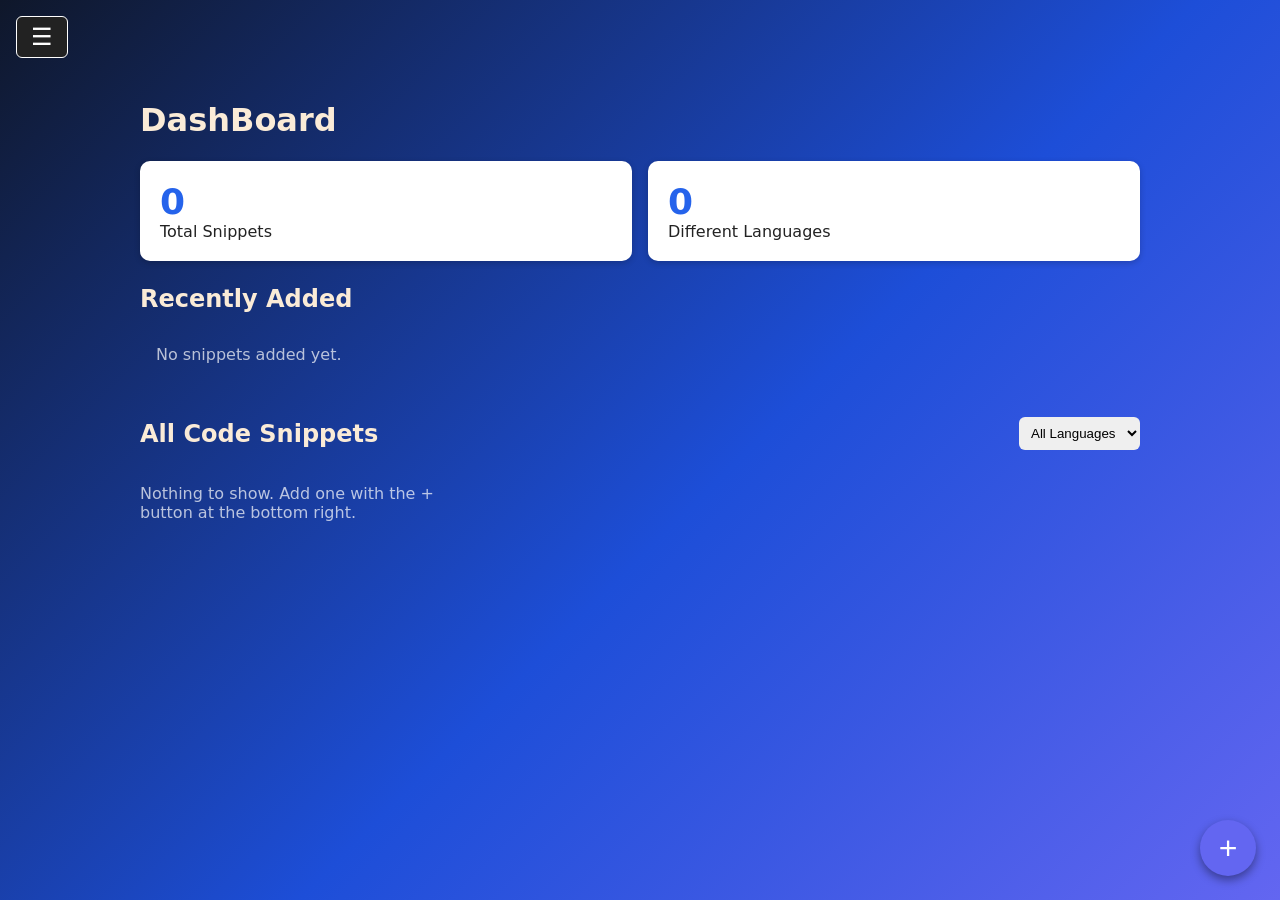
<file: index2.html>
<!DOCTYPE html>
<html lang="en">
<head>
  <meta charset="UTF-8">
  <meta name="viewport" content="width=device-width, initial-scale=1.0">
  <title>DashBoard</title>
  <link rel="stylesheet" href="style.css">
  <script src="settings.js"></script>
</head>
<body>

  <input type="checkbox" id="menu-toggle">
  <label for="menu-toggle" class="menu-btn">☰</label>

  <nav class="menu">
    <a href="index.html">Main Page</a>
    <a href="index2.html">DashBoard</a>
    <a href="index3.html">Saved CodeBlocks</a>
    <a href="index4.html">Help & Settings</a>
  </nav>

  <main class="dashboard">
    <h1>DashBoard</h1>

    <section class="stats">
      <div class="card">
        <span class="stat-number" id="total-count">0</span>
        <span>Total Snippets</span>
      </div>
      <div class="card">
        <span class="stat-number" id="type-count">0</span>
        <span>Different Languages</span>
      </div>
    </section>

    <section>
      <h2>Recently Added</h2>
      <ul id="recent-list" class="recent-list"></ul>
    </section>

    <section>
      <div class="section-head">
        <h2>All Code Snippets</h2>
        <select id="filter">
          <option value="all">All Languages</option>
        </select>
      </div>
      <div id="snippet-grid" class="snippet-grid"></div>
    </section>
  </main>

  <button id="add-btn" class="add-btn">+</button>

  <div id="modal" class="modal">
    <div class="modal-box">
      <h2>New Code Snippet</h2>

      <label for="title">Title</label>
      <input type="text" id="title" placeholder="e.g. Array sorting">

      <label for="type">Programming Language</label>
      <input type="text" id="type" list="languages" placeholder="Choose or type...">
      <datalist id="languages">
        <option value="HTML">
        <option value="CSS">
        <option value="JavaScript">
        <option value="Python">
        <option value="Java">
        <option value="C++">
        <option value="C#">
        <option value="PHP">
        <option value="SQL">
      </datalist>

      <label for="code">Code</label>
      <textarea id="code" rows="8" placeholder="Paste your code here..."></textarea>

      <div class="modal-buttons">
        <button id="cancel-btn" class="btn-gray">Cancel</button>
        <button id="save-btn" class="btn-blue">Save</button>
      </div>
    </div>
  </div>

  <script src="script.js"></script>
</body>
</html>
</file>
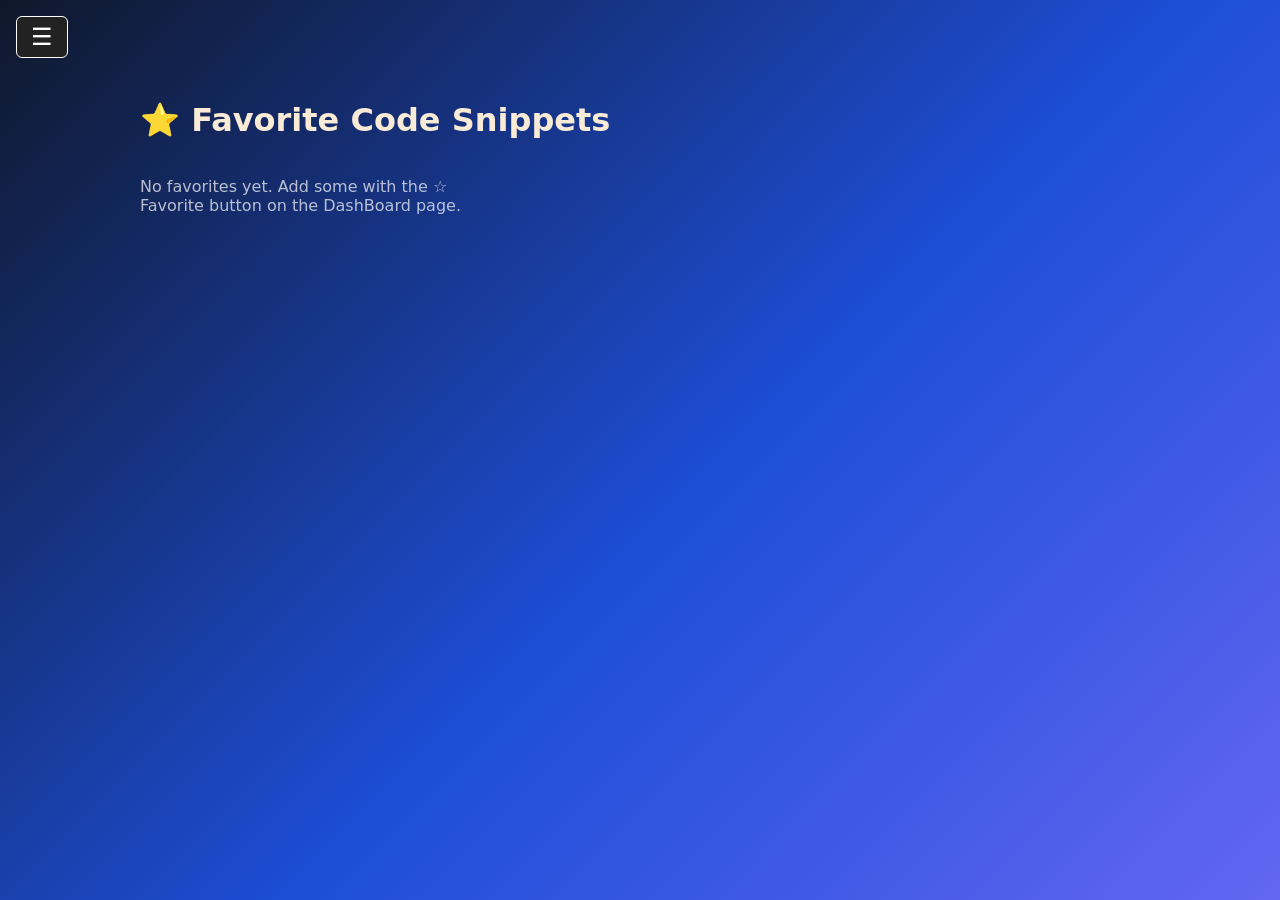
<file: index3.html>
<!DOCTYPE html>
<html lang="en">
<head>
  <meta charset="UTF-8">
  <meta name="viewport" content="width=device-width, initial-scale=1.0">
  <title>Saved CodeBlocks</title>
  <link rel="stylesheet" href="style.css">
  <script src="settings.js"></script>
</head>
<body>

  <input type="checkbox" id="menu-toggle">
  <label for="menu-toggle" class="menu-btn">☰</label>

  <nav class="menu">
    <a href="index.html">Main Page</a>
    <a href="index2.html">DashBoard</a>
    <a href="index3.html">Saved CodeBlocks</a>
    <a href="index4.html">Help & Settings</a>
  </nav>

  <main class="dashboard">
    <h1>⭐ Favorite Code Snippets</h1>
    <div id="fav-grid" class="snippet-grid"></div>
  </main>

  <!-- Edit popup -->
  <div id="modal" class="modal">
    <div class="modal-box">
      <h2>Edit Code Snippet</h2>

      <label for="title">Title</label>
      <input type="text" id="title">

      <label for="type">Programming Language</label>
      <input type="text" id="type" list="languages">
      <datalist id="languages">
        <option value="HTML">
        <option value="CSS">
        <option value="JavaScript">
        <option value="Python">
        <option value="Java">
        <option value="C++">
        <option value="C#">
        <option value="PHP">
        <option value="SQL">
      </datalist>

      <label for="code">Code</label>
      <textarea id="code" rows="10"></textarea>

      <div class="modal-buttons">
        <button id="cancel-btn" class="btn-gray">Cancel</button>
        <button id="save-btn" class="btn-blue">Save</button>
      </div>
    </div>
  </div>

  <script src="script3.js"></script>
</body>
</html>
</file>
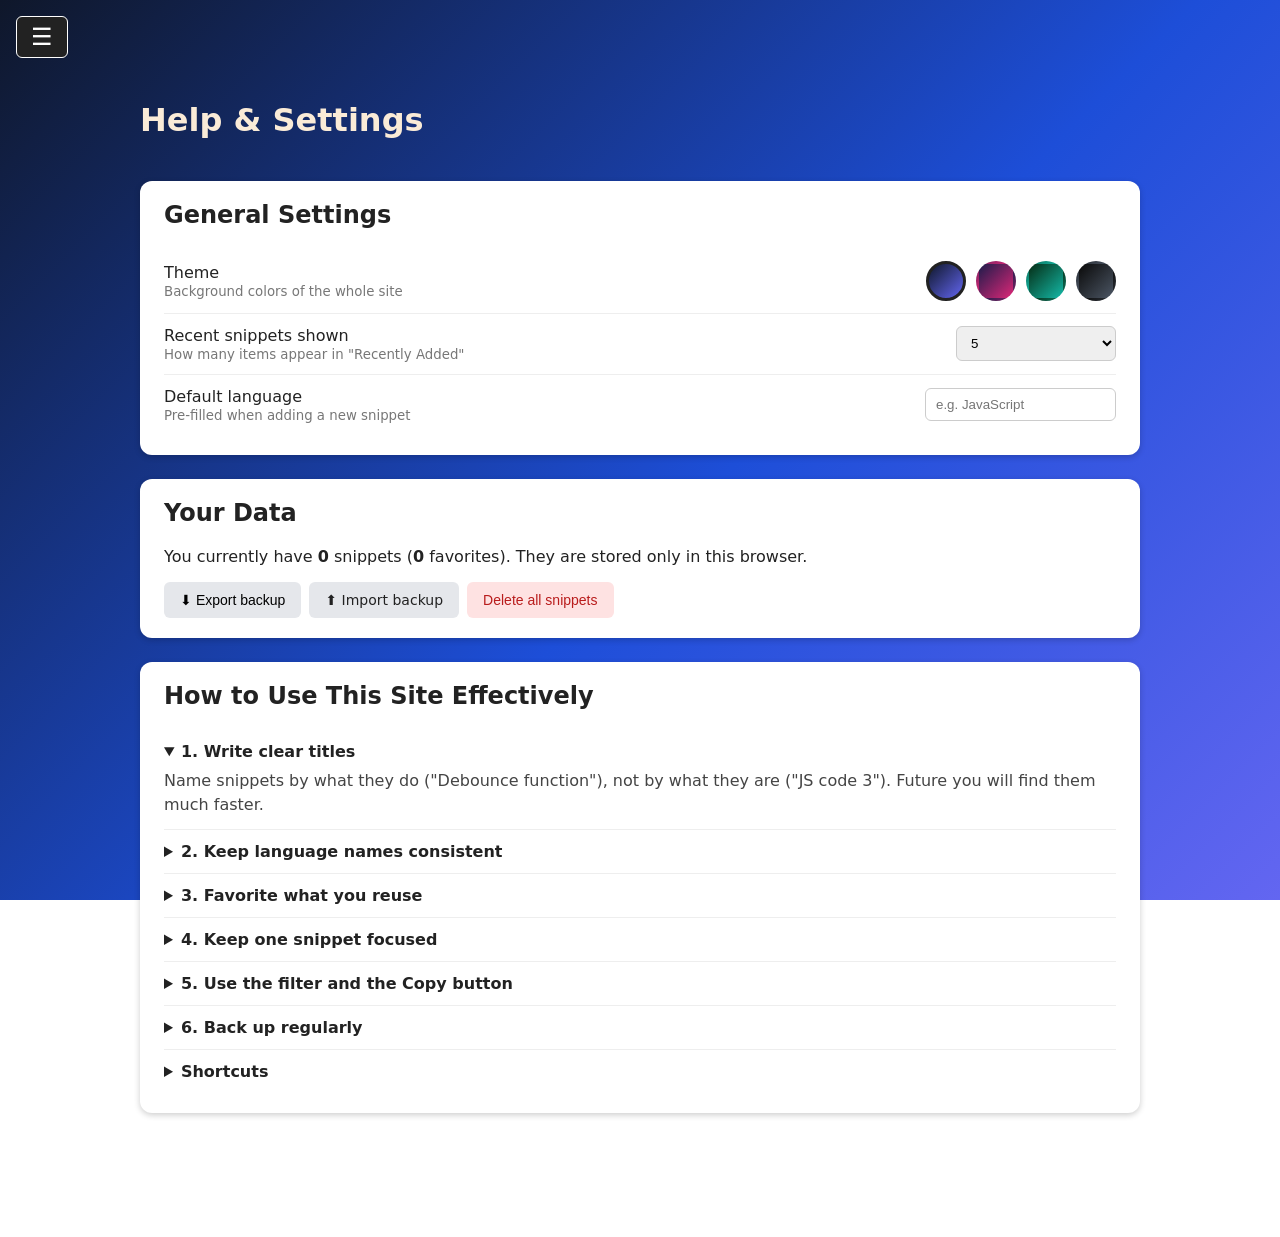
<file: index4.html>
<!DOCTYPE html>
<html lang="en">
<head>
  <meta charset="UTF-8">
  <meta name="viewport" content="width=device-width, initial-scale=1.0">
  <title>Help & Settings</title>
  <link rel="stylesheet" href="style.css">
  <script src="settings.js"></script>
</head>
<body>

  <input type="checkbox" id="menu-toggle">
  <label for="menu-toggle" class="menu-btn">☰</label>

  <nav class="menu">
    <a href="index.html">Main Page</a>
    <a href="index2.html">DashBoard</a>
    <a href="index3.html">Saved CodeBlocks</a>
    <a href="index4.html">Help & Settings</a>
  </nav>

  <main class="dashboard">
    <h1>Help & Settings</h1>
    <div id="status"></div>

    <!-- General settings -->
    <section class="panel">
      <h2>General Settings</h2>

      <div class="setting-row">
        <div>Theme<small>Background colors of the whole site</small></div>
        <div class="theme-options" id="theme-options">
          <button class="theme-swatch" data-theme="blue" title="Blue"></button>
          <button class="theme-swatch" data-theme="purple" title="Purple"></button>
          <button class="theme-swatch" data-theme="green" title="Green"></button>
          <button class="theme-swatch" data-theme="dark" title="Dark"></button>
        </div>
      </div>

      <div class="setting-row">
        <div>Recent snippets shown<small>How many items appear in "Recently Added"</small></div>
        <select id="recent-count">
          <option value="3">3</option>
          <option value="5">5</option>
          <option value="10">10</option>
        </select>
      </div>

      <div class="setting-row">
        <div>Default language<small>Pre-filled when adding a new snippet</small></div>
        <input type="text" id="default-lang" list="languages" placeholder="e.g. JavaScript">
        <datalist id="languages">
          <option value="HTML"><option value="CSS"><option value="JavaScript">
          <option value="Python"><option value="Java"><option value="C++">
          <option value="C#"><option value="PHP"><option value="SQL">
        </datalist>
      </div>
    </section>

    <!-- Data -->
    <section class="panel">
      <h2>Your Data</h2>
      <p>You currently have <strong id="snippet-total">0</strong> snippets
         (<strong id="fav-total">0</strong> favorites). They are stored only in this browser.</p>
      <div class="data-buttons">
        <button id="export-btn">⬇ Export backup</button>
        <label class="file-btn">⬆ Import backup
          <input type="file" id="import-file" accept=".json" hidden>
        </label>
        <button id="clear-btn" class="danger">Delete all snippets</button>
      </div>
    </section>

    <!-- How to use effectively -->
    <section class="panel">
      <h2>How to Use This Site Effectively</h2>

      <details open>
        <summary>1. Write clear titles</summary>
        <p>Name snippets by what they do ("Debounce function"), not by what they are ("JS code 3"). Future you will find them much faster.</p>
      </details>

      <details>
        <summary>2. Keep language names consistent</summary>
        <p>Always type the language the same way (e.g. "JavaScript", not "js" or "Javascript"). The language filter and the "Different Languages" counter treat different spellings as different languages.</p>
      </details>

      <details>
        <summary>3. Favorite what you reuse</summary>
        <p>Press ☆ Favorite on snippets you use often. They appear in Saved CodeBlocks, where you can also edit them as your code improves.</p>
      </details>

      <details>
        <summary>4. Keep one snippet focused</summary>
        <p>Store one idea per snippet. Small, focused snippets are easier to copy and reuse than long files.</p>
      </details>

      <details>
        <summary>5. Use the filter and the Copy button</summary>
        <p>On the DashBoard, filter by language, then press Copy to put the code on your clipboard without selecting it manually.</p>
      </details>

      <details>
        <summary>6. Back up regularly</summary>
        <p>Your snippets live in this browser only. Clearing browser data or switching devices will lose them, so use <strong>Export backup</strong> every now and then. You can restore with <strong>Import backup</strong>.</p>
      </details>

      <details>
        <summary>Shortcuts</summary>
        <ul>
          <li><strong>+</strong> button (bottom right): add a new snippet</li>
          <li><strong>Esc</strong>: close any popup</li>
          <li>Click outside a popup: close it</li>
        </ul>
      </details>
    </section>
  </main>

  <script src="index4.js"></script>
</body>
</html>
</file>
<file: style.css>
/* ---------- GENEL ---------- */
body {
  margin: 0;
  min-height: 100vh;
  background: linear-gradient(135deg, #0F172A 0%, #1D4ED8 55%, #6366F1 100%);
  background-attachment: fixed;
  font-family: system-ui, -apple-system, BlinkMacSystemFont, 'Segoe UI', Roboto, Oxygen, Ubuntu, Cantarell, 'Open Sans', 'Helvetica Neue', sans-serif;
}

.title {
  display: flex;
  justify-content: center;
  align-items: center;
  font-size: 50px;
  color: antiquewhite;
}

.main-text {
  font-size: 32px;
  display: flex;
  justify-content: center;
  align-items: center;
}

.button {
  padding: 18px 36px;
  font-size: 16px;
  border-radius: 12px;
}

.wrapper {
  text-align: center;
}

main {
  padding: 80px 24px 24px;
}

/* ---------- MENÜ ---------- */
#menu-toggle {
  display: none;
}

.menu-btn {
  position: fixed;
  top: 16px;
  left: 16px;
  z-index: 20;
  background: #222;
  color: white;
  font-size: 24px;
  padding: 6px 14px;
  border: 1px solid white;
  border-radius: 6px;
  cursor: pointer;
}

.menu {
  position: fixed;
  top: 0;
  left: -250px;
  width: 250px;
  height: 100%;
  background: #222;
  padding-top: 70px;
  display: flex;
  flex-direction: column;
  transition: left 0.3s;
  z-index: 10;
}

.menu a {
  color: white;
  text-decoration: none;
  padding: 14px 24px;
}

.menu a:hover {
  background: #444;
}

#menu-toggle:checked ~ .menu {
  left: 0;
}

/* ---------- DASHBOARD ---------- */
.dashboard {
  max-width: 1000px;
  margin: 0 auto;
  padding: 80px 24px 100px;
}

.dashboard h1,
.dashboard h2 {
  color: antiquewhite;
}

.stats {
  display: flex;
  gap: 16px;
  margin-bottom: 24px;
}

.card {
  flex: 1;
  background: white;
  color: #222;
  padding: 20px;
  border-radius: 10px;
  box-shadow: 0 2px 6px rgba(0, 0, 0, 0.2);
  display: flex;
  flex-direction: column;
}

.stat-number {
  font-size: 36px;
  font-weight: bold;
  color: #2563eb;
}

.recent-list {
  list-style: none;
  padding: 0;
  margin: 0 0 24px;
}

.recent-list li {
  background: white;
  color: #222;
  padding: 12px 16px;
  border-radius: 8px;
  margin-bottom: 8px;
  display: flex;
  justify-content: space-between;
  box-shadow: 0 1px 3px rgba(0, 0, 0, 0.2);
}

.recent-list li.empty {
  background: none;
  box-shadow: none;
  color: rgba(255, 255, 255, 0.7);
}

.recent-list small {
  color: #888;
}

.section-head {
  display: flex;
  justify-content: space-between;
  align-items: center;
}

#filter {
  padding: 8px;
  border-radius: 6px;
  border: none;
}

.snippet-grid {
  display: grid;
  grid-template-columns: repeat(auto-fill, minmax(280px, 1fr));
  gap: 16px;
}

.snippet {
  background: white;
  color: #222;
  border-radius: 10px;
  padding: 16px;
  box-shadow: 0 2px 6px rgba(0, 0, 0, 0.2);
}

.snippet h3 {
  margin: 0 0 8px;
}

.tag {
  display: inline-block;
  background: #dbeafe;
  color: #1d4ed8;
  font-size: 12px;
  padding: 3px 10px;
  border-radius: 20px;
  margin-bottom: 10px;
}

.snippet pre {
  background: #1e1e1e;
  color: #e5e5e5;
  padding: 12px;
  border-radius: 6px;
  overflow-x: auto;
  max-height: 150px;
  font-size: 13px;
}

.snippet-actions {
  display: flex;
  gap: 8px;
}

.snippet-actions button {
  border: none;
  padding: 6px 12px;
  border-radius: 6px;
  cursor: pointer;
}

.copy-btn { background: #e5e7eb; }
.delete-btn { background: #fee2e2; color: #b91c1c; }

.empty {
  color: rgba(255, 255, 255, 0.7);
}

/* ---------- + BUTONU ---------- */
.add-btn {
  position: fixed;
  right: 24px;
  bottom: 24px;
  width: 56px;
  height: 56px;
  border-radius: 50%;
  border: none;
  background: #6366F1;
  color: white;
  font-size: 32px;
  cursor: pointer;
  box-shadow: 0 4px 10px rgba(0, 0, 0, 0.4);
}

.add-btn:hover {
  background: #4f46e5;
}

/* ---------- POPUP ---------- */
.modal {
  display: none;
  position: fixed;
  inset: 0;
  background: rgba(0, 0, 0, 0.6);
  z-index: 30;
  justify-content: center;
  align-items: center;
}

.modal.open {
  display: flex;
}

.modal-box {
  background: white;
  color: #222;
  width: 90%;
  max-width: 480px;
  padding: 24px;
  border-radius: 12px;
}

.modal-box label {
  display: block;
  margin: 12px 0 4px;
  font-weight: bold;
}

.modal-box input,
.modal-box select,
.modal-box textarea {
  width: 100%;
  padding: 10px;
  border: 1px solid #ccc;
  border-radius: 6px;
  box-sizing: border-box;
  font-family: monospace;
}

.modal-buttons {
  display: flex;
  justify-content: flex-end;
  gap: 8px;
  margin-top: 16px;
}

.modal-buttons button {
  border: none;
  padding: 10px 18px;
  border-radius: 6px;
  cursor: pointer;
}

.btn-gray { background: #e5e7eb; }
.btn-blue { background: #2563eb; color: white; }

/* ---------- FAVORİ & DÜZENLE ---------- */
.fav-btn { background: #fef3c7; color: #92400e; }
.fav-btn.active { background: #fbbf24; color: #78350f; }
.edit-btn { background: #dbeafe; color: #1d4ed8; }

.snippet-actions { flex-wrap: wrap; }

/* ---------- THEMES ---------- */
html[data-theme="purple"] body { background: linear-gradient(135deg, #1e1b4b 0%, #7c3aed 55%, #db2777 100%); background-attachment: fixed; }
html[data-theme="green"] body  { background: linear-gradient(135deg, #052e16 0%, #047857 55%, #14b8a6 100%); background-attachment: fixed; }
html[data-theme="dark"] body   { background: linear-gradient(135deg, #0a0a0a 0%, #1f2937 100%); background-attachment: fixed; }

/* ---------- SETTINGS & HELP PAGE ---------- */
.panel {
  background: white;
  color: #222;
  border-radius: 12px;
  padding: 20px 24px;
  margin-bottom: 24px;
  box-shadow: 0 2px 6px rgba(0, 0, 0, 0.2);
}

.panel h2 { color: #222 !important; margin-top: 0; }

.setting-row {
  display: flex;
  justify-content: space-between;
  align-items: center;
  gap: 16px;
  padding: 12px 0;
  border-bottom: 1px solid #eee;
  flex-wrap: wrap;
}

.setting-row:last-of-type { border-bottom: none; }
.setting-row small { display: block; color: #777; margin-top: 2px; }

.panel select,
.panel input[type="text"] {
  padding: 8px 10px;
  border: 1px solid #ccc;
  border-radius: 6px;
  min-width: 160px;
}

.theme-options { display: flex; gap: 10px; }

.theme-swatch {
  width: 40px;
  height: 40px;
  border-radius: 50%;
  border: 3px solid transparent;
  cursor: pointer;
}

.theme-swatch.selected { border-color: #222; }
.theme-swatch[data-theme="blue"]   { background: linear-gradient(135deg, #0F172A, #6366F1); }
.theme-swatch[data-theme="purple"] { background: linear-gradient(135deg, #1e1b4b, #db2777); }
.theme-swatch[data-theme="green"]  { background: linear-gradient(135deg, #052e16, #14b8a6); }
.theme-swatch[data-theme="dark"]   { background: linear-gradient(135deg, #0a0a0a, #4b5563); }

.data-buttons { display: flex; gap: 8px; flex-wrap: wrap; }
.data-buttons button, .data-buttons label.file-btn {
  border: none;
  padding: 10px 16px;
  border-radius: 6px;
  cursor: pointer;
  font-size: 14px;
  background: #e5e7eb;
}
.data-buttons .danger { background: #fee2e2; color: #b91c1c; }

#status { color: #047857; font-weight: bold; min-height: 20px; }

details { border-bottom: 1px solid #eee; padding: 12px 0; }
details:last-child { border-bottom: none; }
summary { cursor: pointer; font-weight: bold; }
details p, details ul { margin: 8px 0 0; color: #444; line-height: 1.5; }
</file>
